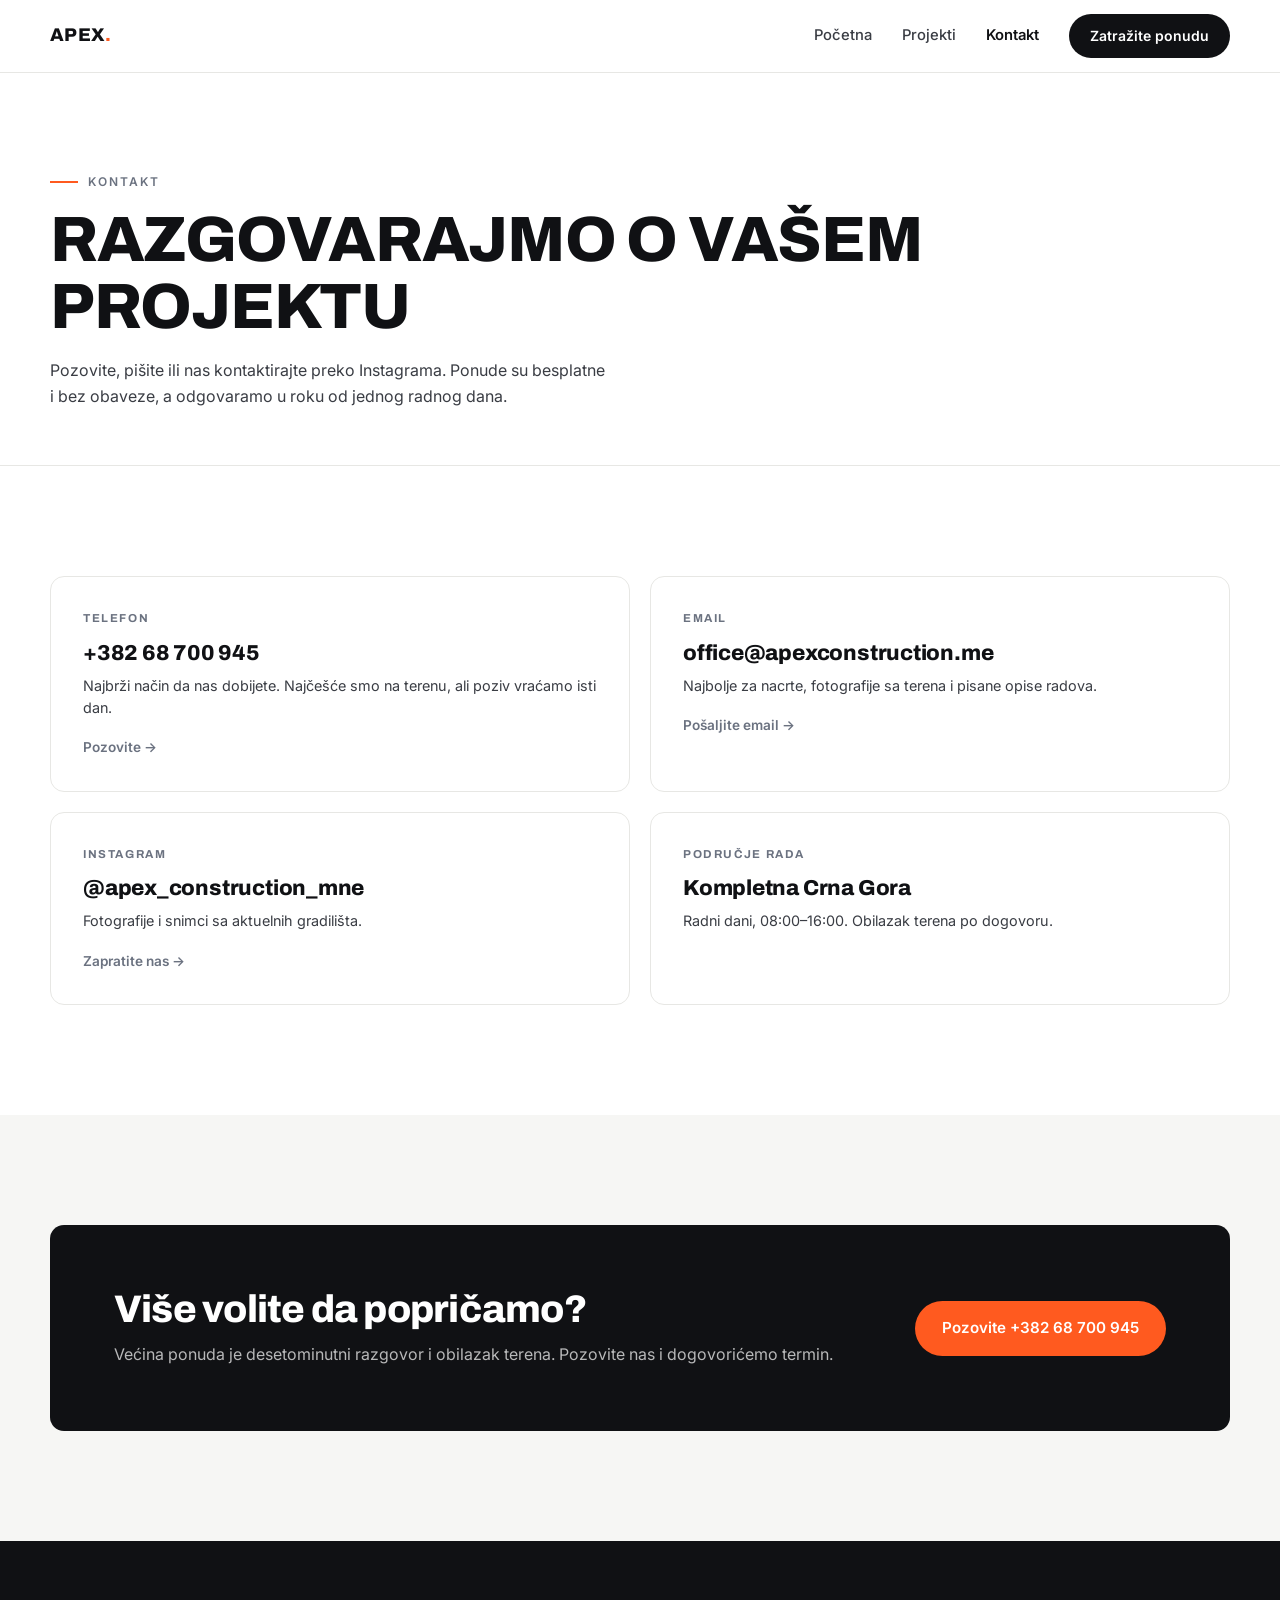
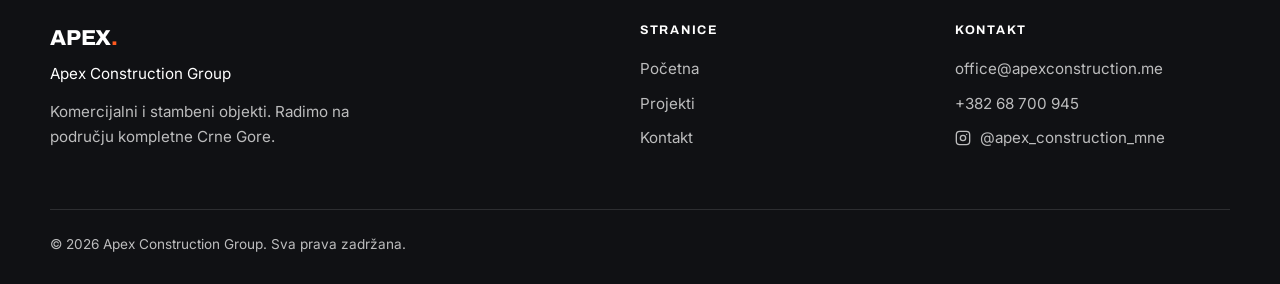
<file: contact.html>
<!DOCTYPE html>
<html lang="cnr">
<head>
<meta charset="UTF-8">
<meta name="viewport" content="width=device-width, initial-scale=1">
<title>Kontakt — Apex Construction Group</title>
<meta name="description" content="Kontaktirajte Apex Construction Group za besplatnu ponudu za komercijalne, stambene ili rekonstrukcione radove.">
<link rel="preconnect" href="https://fonts.googleapis.com">
<link rel="preconnect" href="https://fonts.gstatic.com" crossorigin>
<link href="https://fonts.googleapis.com/css2?family=Archivo:wght@700;800;900&family=Inter:wght@400;500;600&display=swap" rel="stylesheet">
<link rel="stylesheet" href="styles.css">
</head>
<body>

<header class="site-header">
  <div class="container header__inner">
    <a class="brand" href="index.html" aria-label="Apex Construction Group — početna">APEX<span class="brand__dot">.</span></a>
    <button class="nav-toggle" data-nav-toggle aria-expanded="false" aria-controls="primary-nav" aria-label="Meni">
      <span></span><span></span><span></span>
    </button>
    <nav class="nav" id="primary-nav" data-nav>
      <a href="index.html">Početna</a>
      <a href="portfolio.html">Projekti</a>
      <a href="contact.html" aria-current="page">Kontakt</a>
      <a class="btn btn--dark btn--sm" href="contact.html">Zatražite ponudu</a>
    </nav>
  </div>
</header>

<main>

  <section class="page-head">
    <div class="container">
      <span class="eyebrow">Kontakt</span>
      <h1>Razgovarajmo o vašem projektu</h1>
      <p>Pozovite, pišite ili nas kontaktirajte preko Instagrama. Ponude su besplatne i bez obaveze, a odgovaramo u roku od jednog radnog dana.</p>
    </div>
  </section>

  <section class="section">
    <div class="container">
      <div class="contact-cards reveal">

        <a class="contact-card" href="tel:+38268700945">
          <h4>Telefon</h4>
          <strong>+382 68 700 945</strong>
          <span>Najbrži način da nas dobijete. Najčešće smo na terenu, ali poziv vraćamo isti dan.</span>
          <div class="arrow">Pozovite →</div>
        </a>

        <a class="contact-card" href="mailto:office@apexconstruction.me">
          <h4>Email</h4>
          <strong>office@apexconstruction.me</strong>
          <span>Najbolje za nacrte, fotografije sa terena i pisane opise radova.</span>
          <div class="arrow">Pošaljite email →</div>
        </a>

        <a class="contact-card" href="https://instagram.com/apex_construction_mne" target="_blank" rel="noopener">
          <h4>Instagram</h4>
          <strong>@apex_construction_mne</strong>
          <span>Fotografije i snimci sa aktuelnih gradilišta.</span>
          <div class="arrow">Zapratite nas →</div>
        </a>

        <div class="contact-card">
          <h4>Područje rada</h4>
          <strong>Kompletna Crna Gora</strong>
          <span>Radni dani, 08:00–16:00. Obilazak terena po dogovoru.</span>
        </div>

      </div>
    </div>
  </section>

  <section class="section section--alt">
    <div class="container">
      <div class="cta reveal">
        <div>
          <h2>Više volite da popričamo?</h2>
          <p>Većina ponuda je desetominutni razgovor i obilazak terena. Pozovite nas i dogovorićemo termin.</p>
        </div>
        <a class="btn btn--primary" href="tel:+38268700945">Pozovite +382 68 700 945</a>
      </div>
    </div>
  </section>

</main>

<footer class="footer">
  <div class="container">
    <div class="footer__grid">
      <div>
        <div class="footer__brand">APEX<span class="brand__dot">.</span></div>
        <p style="margin-top:6px;color:#fff;font-size:.95rem;">Apex Construction Group</p>
        <p style="margin-top:14px;max-width:34ch;font-size:.95rem;">Komercijalni i stambeni objekti. Radimo na području kompletne Crne Gore.</p>
      </div>
      <div>
        <h4>Stranice</h4>
        <ul>
          <li><a href="index.html">Početna</a></li>
          <li><a href="portfolio.html">Projekti</a></li>
          <li><a href="contact.html">Kontakt</a></li>
        </ul>
      </div>
      <div>
        <h4>Kontakt</h4>
        <ul>
          <li><a href="mailto:office@apexconstruction.me">office@apexconstruction.me</a></li>
          <li><a href="tel:+38268700945">+382 68 700 945</a></li>
          <li>
            <a class="ig" href="https://instagram.com/apex_construction_mne" target="_blank" rel="noopener">
              <svg width="16" height="16" viewBox="0 0 24 24" fill="none" stroke="currentColor" stroke-width="2" aria-hidden="true">
                <rect x="2" y="2" width="20" height="20" rx="5"/>
                <circle cx="12" cy="12" r="4"/>
                <circle cx="17.5" cy="6.5" r="1" fill="currentColor" stroke="none"/>
              </svg>
              @apex_construction_mne
            </a>
          </li>
        </ul>
      </div>
    </div>
    <div class="footer__bottom">
      <span>© 2026 Apex Construction Group. Sva prava zadržana.</span>
    </div>
  </div>
</footer>

<script src="script.js"></script>
</body>
</html>
</file>
<file: styles.css>
/* ============ DESIGN TOKENS ============ */
:root{
  --ink:#101114;
  --ink-soft:#3a3d44;
  --muted:#6b7280;
  --paper:#ffffff;
  --paper-2:#f6f6f4;
  --line:#e7e7e4;
  --accent:#ff5a1f;
  --accent-dark:#e04a12;
  --radius:14px;
  --maxw:1180px;
  --font-display:"Archivo","Helvetica Neue",Arial,sans-serif;
  --font-body:"Inter",system-ui,-apple-system,"Segoe UI",sans-serif;
}

/* ============ RESET / BASE ============ */
*,*::before,*::after{box-sizing:border-box}
html{scroll-behavior:smooth;-webkit-text-size-adjust:100%}
body{
  margin:0;font-family:var(--font-body);color:var(--ink);
  background:var(--paper);line-height:1.6;
  -webkit-font-smoothing:antialiased;
}
img{max-width:100%;display:block}
a{color:inherit;text-decoration:none}
h1,h2,h3{
  font-family:var(--font-display);line-height:1.05;margin:0;
  font-weight:800;letter-spacing:-0.02em;
}
p{margin:0}
:focus-visible{outline:2px solid var(--accent);outline-offset:3px;border-radius:4px}

.container{width:min(100% - 40px, var(--maxw));margin-inline:auto}

/* ============ BUTTONS ============ */
.btn{
  display:inline-flex;align-items:center;gap:10px;
  padding:14px 26px;border-radius:999px;
  font-weight:600;font-size:.95rem;font-family:var(--font-body);
  border:1px solid transparent;cursor:pointer;
  transition:transform .18s ease, background .18s ease, border-color .18s ease, color .18s ease;
}
.btn:hover{transform:translateY(-1px)}
.btn--primary{background:var(--accent);color:#fff}
.btn--primary:hover{background:var(--accent-dark)}
.btn--ghost{border-color:rgba(255,255,255,.55);color:#fff}
.btn--ghost:hover{background:rgba(255,255,255,.12);border-color:#fff}
.btn--dark{background:var(--ink);color:#fff}
.btn--dark:hover{background:#000}
.btn--sm{padding:10px 20px;font-size:.875rem}

/* ============ EYEBROW LABEL ============ */
.eyebrow{
  display:inline-flex;align-items:center;gap:10px;
  font-size:.75rem;font-weight:600;letter-spacing:.16em;
  text-transform:uppercase;color:var(--muted);
}
.eyebrow::before{content:"";width:28px;height:2px;background:var(--accent)}

/* ============ HEADER / NAV ============ */
.site-header{
  position:sticky;top:0;z-index:50;
  background:rgba(255,255,255,.92);
  backdrop-filter:blur(10px);
  border-bottom:1px solid var(--line);
}
.header__inner{
  display:flex;align-items:center;justify-content:space-between;
  height:72px;position:relative;
}
.brand{
  font-family:var(--font-display);font-weight:800;font-size:1.15rem;
  letter-spacing:.02em;text-transform:uppercase;
}
.brand__dot{color:var(--accent)}

.nav{display:flex;align-items:center;gap:30px}
.nav a:not(.btn){font-size:.925rem;font-weight:500;color:var(--ink-soft);transition:color .18s}
.nav a:not(.btn):hover{color:var(--ink)}
.nav a[aria-current="page"]{color:var(--ink);font-weight:600}

.nav-toggle{
  display:none;background:none;border:0;padding:10px;cursor:pointer;
  flex-direction:column;gap:5px;
}
.nav-toggle span{display:block;width:22px;height:2px;background:var(--ink);transition:.2s}

@media (max-width:820px){
  .nav-toggle{display:flex}
  .nav{
    display:none;position:absolute;top:100%;left:-20px;right:-20px;
    background:#fff;flex-direction:column;align-items:stretch;gap:4px;
    padding:12px 20px 24px;border-bottom:1px solid var(--line);
    box-shadow:0 20px 40px -24px rgba(0,0,0,.25);
  }
  .nav.is-open{display:flex}
  .nav a:not(.btn){padding:12px 0;border-bottom:1px solid var(--line)}
  .nav .btn{margin-top:16px;justify-content:center}
}

/* ============ HERO ============ */
.hero{
  position:relative;isolation:isolate;overflow:hidden;
  min-height:min(88vh,760px);display:grid;align-items:end;color:#fff;
}
.hero__img{position:absolute;inset:0;width:100%;height:100%;object-fit:cover;z-index:-2}
.hero::after{
  content:"";position:absolute;inset:0;z-index:-1;
  background:linear-gradient(180deg,rgba(10,10,12,.6) 0%,rgba(10,10,12,.3) 40%,rgba(10,10,12,.85) 100%);
}
.hero__inner{padding:clamp(64px,12vh,120px) 0 clamp(48px,8vh,80px)}
.hero .eyebrow{color:rgba(255,255,255,.85)}
.hero h1{
  font-size:clamp(2.4rem,7vw,5rem);text-transform:uppercase;
  letter-spacing:-0.03em;max-width:16ch;margin-top:16px;
}
.hero p{
  max-width:52ch;margin-top:20px;font-size:clamp(1rem,1.6vw,1.15rem);
  color:rgba(255,255,255,.88);
}
.hero__actions{display:flex;flex-wrap:wrap;gap:12px;margin-top:34px}

/* ============ STATS BAR ============ */
.stats{background:var(--paper-2);border-bottom:1px solid var(--line)}
.stats__grid{display:grid;grid-template-columns:repeat(4,1fr);gap:24px;padding:36px 0}
.stat b{
  display:block;font-family:var(--font-display);
  font-size:clamp(1.75rem,3vw,2.5rem);line-height:1;letter-spacing:-0.02em;
}
.stat span{font-size:.85rem;color:var(--muted)}
@media (max-width:720px){
  .stats__grid{grid-template-columns:repeat(2,1fr);gap:28px 16px}
}

/* ============ SECTIONS ============ */
.section{padding:clamp(56px,9vw,110px) 0}
.section--alt{background:var(--paper-2)}

.section-head{
  display:flex;justify-content:space-between;align-items:flex-end;
  gap:24px;flex-wrap:wrap;margin-bottom:clamp(24px,4vw,44px);
}
.section-head h2{font-size:clamp(1.8rem,3.6vw,2.9rem);margin-top:14px}

.link-arrow{
  font-weight:600;display:inline-flex;align-items:center;gap:8px;
  border-bottom:2px solid transparent;transition:.2s;padding-bottom:2px;
}
.link-arrow:hover{border-color:var(--accent);color:var(--accent)}

/* ============ SPLIT (about) ============ */
.split{
  display:grid;grid-template-columns:1.1fr 1fr;
  gap:clamp(32px,5vw,72px);align-items:center;
}
.split h2{font-size:clamp(1.8rem,3.6vw,2.9rem);margin-top:16px}
.split p{color:var(--ink-soft);margin-top:18px;max-width:56ch}
.split__media img{border-radius:var(--radius);aspect-ratio:4/3;object-fit:cover;width:100%}
@media (max-width:860px){.split{grid-template-columns:1fr}}

.checklist{list-style:none;padding:0;margin:28px 0 0;display:grid;gap:12px}
.checklist li{position:relative;padding-left:26px;font-weight:500}
.checklist li::before{content:"✓";position:absolute;left:0;top:0;color:var(--accent);font-weight:700}

/* ============ PROJECT CARDS ============ */
.grid-3{display:grid;grid-template-columns:repeat(3,1fr);gap:20px}
@media (max-width:900px){.grid-3{grid-template-columns:1fr 1fr}}
@media (max-width:620px){.grid-3{grid-template-columns:1fr}}

.card{
  display:block;position:relative;overflow:hidden;
  border-radius:var(--radius);background:#111;
}
.card img{
  width:100%;aspect-ratio:4/5;object-fit:cover;
  transition:transform .6s cubic-bezier(.2,.7,.2,1);
}
.card:hover img{transform:scale(1.05)}
.card__cap{
  position:absolute;inset:auto 0 0 0;padding:20px;color:#fff;
  background:linear-gradient(transparent,rgba(0,0,0,.8));
}
.card__cap h3{font-size:1.15rem}
.card__cap span{
  font-size:.75rem;letter-spacing:.12em;text-transform:uppercase;opacity:.85;
}

/* ============ CTA BAND ============ */
.cta{
  background:var(--ink);color:#fff;border-radius:var(--radius);
  padding:clamp(32px,6vw,64px);
  display:flex;justify-content:space-between;align-items:center;
  gap:32px;flex-wrap:wrap;
}
.cta h2{font-size:clamp(1.6rem,3vw,2.4rem);max-width:24ch}
.cta p{color:rgba(255,255,255,.7);margin-top:12px}

/* ============ FOOTER ============ */
.footer{background:var(--ink);color:rgba(255,255,255,.72);padding:clamp(48px,7vw,80px) 0 28px}
.footer__grid{display:grid;grid-template-columns:2fr 1fr 1fr;gap:40px}
@media (max-width:760px){.footer__grid{grid-template-columns:1fr 1fr}}
.footer__brand{
  font-family:var(--font-display);font-size:1.35rem;color:#fff;
  letter-spacing:-0.01em;text-transform:uppercase;font-weight:800;
}
.footer h4{
  font-family:var(--font-display);color:#fff;font-size:.78rem;
  letter-spacing:.14em;text-transform:uppercase;margin:0 0 16px;font-weight:700;
}
.footer ul{list-style:none;padding:0;margin:0;display:grid;gap:10px;font-size:.95rem}
.footer a:hover{color:#fff}
.footer__bottom{
  margin-top:56px;padding-top:24px;border-top:1px solid rgba(255,255,255,.12);
  display:flex;justify-content:space-between;gap:16px;flex-wrap:wrap;font-size:.85rem;
}
.ig{display:inline-flex;align-items:center;gap:9px}

/* ============ SCROLL REVEAL ============ */
.reveal{opacity:0;transform:translateY(18px);transition:opacity .7s ease,transform .7s ease}
.reveal.in{opacity:1;transform:none}
@media (prefers-reduced-motion:reduce){
  .reveal{opacity:1;transform:none;transition:none}
  html{scroll-behavior:auto}
}
/* ============ INNER PAGE HEADER ============ */
.page-head{
  padding:clamp(48px,8vw,92px) 0 clamp(32px,5vw,56px);
  border-bottom:1px solid var(--line);
}
.page-head h1{
  font-size:clamp(2.2rem,5.5vw,4rem);
  text-transform:uppercase;margin-top:14px;
}
.page-head p{color:var(--ink-soft);max-width:56ch;margin-top:18px}

/* ============ FILTERS ============ */
.filters{display:flex;flex-wrap:wrap;gap:10px;margin-bottom:clamp(24px,4vw,40px)}
.filter{
  padding:9px 18px;border-radius:999px;border:1px solid var(--line);
  background:#fff;font:inherit;font-size:.875rem;font-weight:500;
  color:var(--ink-soft);cursor:pointer;transition:.18s;
}
.filter:hover{border-color:var(--ink);color:var(--ink)}
.filter.is-active{background:var(--ink);border-color:var(--ink);color:#fff}
.is-filtered-out{display:none}

/* ============ CONTACT ============ */
.contact-layout{
  display:grid;grid-template-columns:.9fr 1.1fr;
  gap:clamp(32px,5vw,64px);align-items:start;
}
@media (max-width:860px){.contact-layout{grid-template-columns:1fr}}

.contact-item{
  display:flex;gap:16px;padding:22px 0;border-top:1px solid var(--line);
}
.contact-item:last-of-type{border-bottom:1px solid var(--line)}
.contact-item h4{
  font-family:var(--font-display);font-size:.75rem;letter-spacing:.14em;
  text-transform:uppercase;color:var(--muted);margin:0 0 6px;font-weight:700;
}
.contact-item a,.contact-item span{
  font-weight:600;color:var(--ink);font-size:1.02rem;transition:color .18s;
}
.contact-item a:hover{color:var(--accent)}

/* ============ FORM ============ */
.form{display:grid;gap:18px}
.form__row{display:grid;grid-template-columns:1fr 1fr;gap:18px}
@media (max-width:620px){.form__row{grid-template-columns:1fr}}

.field{display:grid;gap:8px}
.field label{font-size:.85rem;font-weight:600}
.field input,.field textarea,.field select{
  width:100%;padding:13px 15px;border:1px solid var(--line);
  border-radius:10px;font:inherit;font-size:.95rem;
  background:#fff;color:var(--ink);transition:border-color .18s,box-shadow .18s;
}
.field input:focus,.field textarea:focus,.field select:focus{
  outline:none;border-color:var(--accent);
  box-shadow:0 0 0 3px rgba(255,90,31,.15);
}
.field textarea{min-height:150px;resize:vertical}
.form small{color:var(--muted);font-size:.82rem}
.hp{position:absolute;left:-9999px}
/* ============ CONTACT CARDS ============ */
.contact-cards{display:grid;grid-template-columns:repeat(2,1fr);gap:20px}
@media (max-width:680px){.contact-cards{grid-template-columns:1fr}}

.contact-card{
  display:block;padding:clamp(22px,3vw,32px);
  border:1px solid var(--line);border-radius:var(--radius);
  background:var(--paper);
  transition:border-color .18s ease, transform .18s ease, box-shadow .18s ease;
}
a.contact-card:hover{
  border-color:var(--ink);transform:translateY(-2px);
  box-shadow:0 20px 44px -30px rgba(0,0,0,.45);
}
.contact-card h4{
  font-family:var(--font-display);font-size:.72rem;letter-spacing:.14em;
  text-transform:uppercase;color:var(--muted);margin:0 0 12px;font-weight:700;
}
.contact-card strong{
  display:block;font-family:var(--font-display);
  font-size:clamp(1.05rem,1.8vw,1.35rem);
  letter-spacing:-0.01em;line-height:1.25;font-weight:800;
}
.contact-card span{
  display:block;color:var(--ink-soft);font-size:.9rem;
  margin-top:8px;line-height:1.55;
}
.contact-card .arrow{
  margin-top:18px;color:var(--muted);
  font-size:.85rem;font-weight:600;transition:color .18s;
}
a.contact-card:hover .arrow{color:var(--accent)}
</file>
